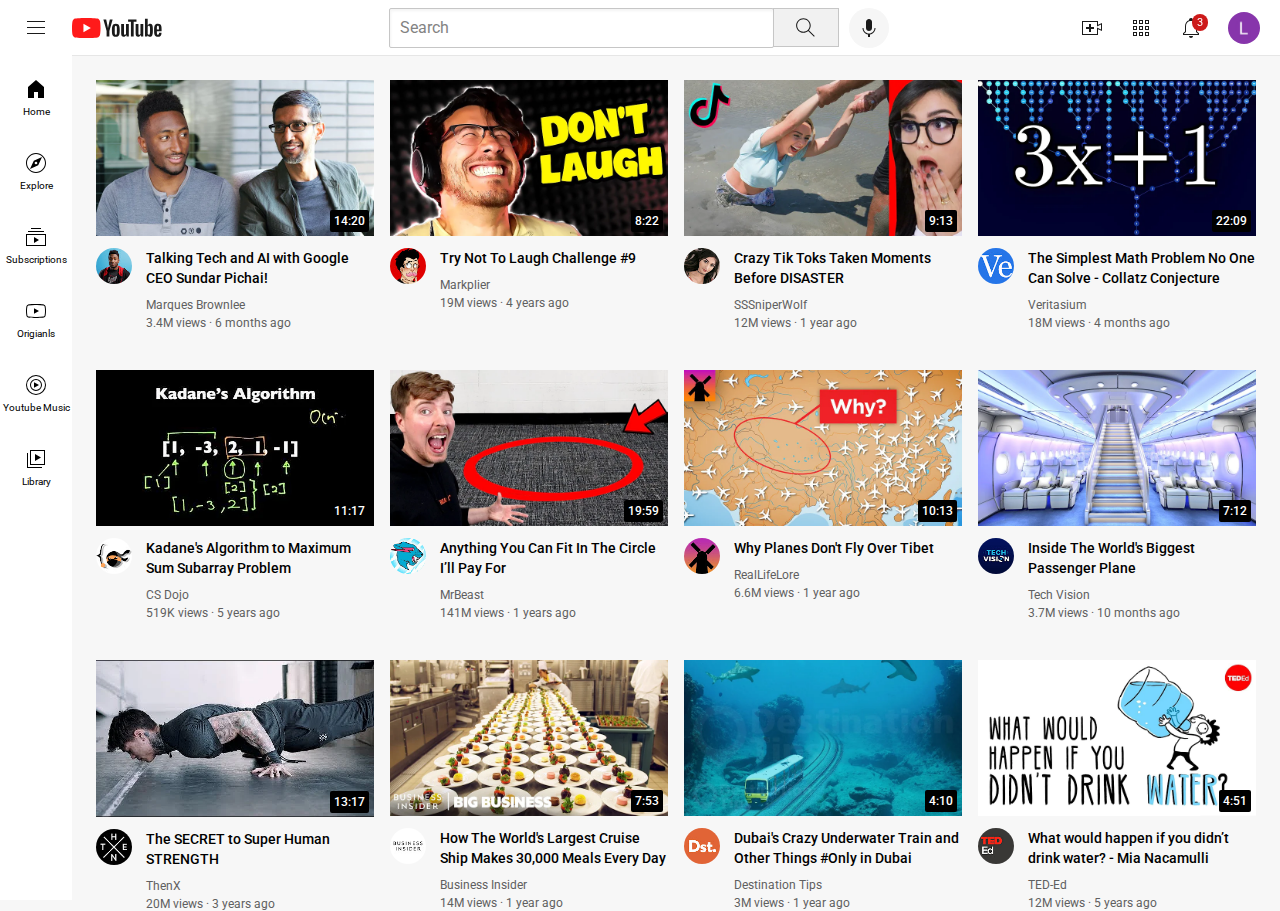
<file: index.html>
<!DOCTYPE html>
<html lang="en">
<head>
  <meta charset="UTF-8">
  <meta name="viewport" content="width=device-width, initial-scale=1.0">
  <title>Youtube.com Clone</title>

  <link rel="preconnect" href="https://fonts.googleapis.com">
  <link rel="preconnect" href="https://fonts.gstatic.com" crossorigin>
  <link href="https://fonts.googleapis.com/css2?family=Roboto:ital,wght@0,300;0,400;0,500;0,700;0,900;1,100;1,300;1,400;1,500;1,700;1,900&display=swap" rel="stylesheet">

  <link rel="stylesheet" href="assets/styles/general.css">
  <link rel="stylesheet" href="assets/styles/header.css">
  <link rel="stylesheet" href="assets/styles/video.css">
  <link rel="stylesheet" href="assets/styles/sidebar.css">

</head>
<body>
  <header class="header">
    <div class="left-section">
      <img class="hamburger-menu" src="assets/icons/hamburger-menu.svg">

      <img class="youtube-logo" src="assets/icons/youtube-logo.svg" alt="">
    </div>

    <div class="middle-section">
      <input class="search-bar" type="text" placeholder="Search">

      <button class="search-button">
        <img class="search-icon" src="assets/icons/search.svg">
        <div class="tooltip">Search</div>
      </button>

      <button class="voice-search-button">
        <img class="voice-search-icon" src="assets/icons/voice-search-icon.svg">
        <div class="tooltip">Search with your voice</div>
      </button>
    </div>

    <div class="right-section">
      <div class="upload-icon-container">
        <img class="upload-icon" src="assets/icons/upload.svg">
        <div class="tooltip">Create</div>
      </div>

      <div class="youtube-apps-icon-container">
        <img class="youtube-apps-icon" src="assets/icons/youtube-apps.svg">
        <div class="tooltip">Youtube apps</div>
      </div>
      
      <div class="notifications-icon-container">
        <img class="notifications-icon" src="assets/icons/notifications.svg">
        <div class="notifications-count">3</div>
        <div class="tooltip">Notifications</div>
      </div>
      
      <img class="current-user-picture" src="assets/channel-pictures/my-channel.jpg">
    </div>
  </header> 

  <nav class="sidebar">
    <div class="sidebar-link">
      <img src="assets/icons/home.svg">
      <div>Home</div>
    </div>
    <div class="sidebar-link">
      <img src="assets/icons/explore.svg">
      <div>Explore</div>
    </div>
    <div class="sidebar-link">
      <img src="assets/icons/subscriptions.svg">
      <div>Subscriptions</div>
    </div>
    <div class="sidebar-link">
      <img src="assets/icons/originals.svg">
      <div>Origianls</div>
    </div>
    <div class="sidebar-link">
      <img src="assets/icons/youtube-music.svg">
      <div>Youtube Music</div>
    </div>
    <div class="sidebar-link">
      <img src="assets/icons/library.svg">
      <div>Library</div>
    </div>
  </nav>

  <main>
    <section class="video-grid">
      <div class="video-preview">
        <div class="thumbnail-row">
          <a href="https://www.youtube.com/watch?v=n2RNcPRtAiY">
            <img class="thumbnail" src="/assets/images/thumbnail-1.webp">
          </a>
          <div class="video-time">14:20</div>
        </div>
        <div class="video-info-grid">
          <div class="channel-picture">
            <img class="profile-picture" src="/assets/channel-pictures/channel-1.jpeg">
          </div>
          <div class="video-info">
            <p class="video-title">
              Talking Tech and AI with Google CEO Sundar Pichai!
            </p>
            <p class="video-author">
              Marques Brownlee
            </p>
            <p class="video-stats">
              3.4M views &#183 6 months ago
            </p>
          </div>
        </div>
      </div>
  
      <div class="video-preview">
        <div class="thumbnail-row">
          <a href="https://www.youtube.com/watch?v=mP0RAo9SKZk">
            <img class="thumbnail" src="/assets/images/thumbnail-2.webp">
          </a>
          <div class="video-time">8:22</div>
        </div>
        <div class="video-info-grid">
          <div class="channel-picture">
            <img class="profile-picture" src="/assets/channel-pictures/channel-2.jpeg">
          </div>
          <div class="video-info">
            <p class="video-title">
              Try Not To Laugh Challenge #9
            </p>
            <p class="video-author">
              Markplier
            </p>
            <p class="video-stats">
              19M views &#183 4 years ago
            </p>
          </div>
        </div>
      </div>
  
      <div class="video-preview">
        <div class="thumbnail-row">
          <a href="https://www.youtube.com/watch?v=FgjPQQeTh1w">
            <img class="thumbnail" src="/assets/images/thumbnail-3.webp">
          </a>
          
          <div class="video-time">9:13</div>
        </div>
        <div class="video-info-grid">
          <div class="channel-picture">
            <img class="profile-picture" src="/assets/channel-pictures/channel-3.jpeg">
          </div>
          <div class="video-info">
            <p class="video-title">
              Crazy Tik Toks Taken Moments Before DISASTER
            </p>
            <p class="video-author">
              SSSniperWolf
            </p>
            <p class="video-stats">
              12M views &#183 1 year ago
            </p>
          </div>
        </div>
      </div>
  
      <div class="video-preview">
        <div class="thumbnail-row">
          <a href="https://www.youtube.com/watch?v=094y1Z2wpJg">
            <img class="thumbnail" src="/assets/images/thumbnail-4.webp">
          </a>
          <div class="video-time">22:09</div>
        </div>
        <div class="video-info-grid">
          <div class="channel-picture">
            <img class="profile-picture" src="/assets/channel-pictures/channel-4.jpeg">
          </div>
          <div class="video-info">
            <p class="video-title">
              The Simplest Math Problem No One Can Solve - Collatz Conjecture
            </p>
            <p class="video-author">
              Veritasium
            </p>
            <p class="video-stats">
              18M views &#183 4 months ago
            </p>
          </div>
        </div>
      </div>
  
      <div class="video-preview">
        <div class="thumbnail-row">
          <a href="https://www.youtube.com/watch?v=86CQq3pKSUw">
            <img class="thumbnail" src="/assets/images/thumbnail-5.webp">
          </a>
          <div class="video-time">11:17</div>
        </div>
        <div class="video-info-grid">
          <div class="channel-picture">
            <img class="profile-picture" src="/assets/channel-pictures/channel-5.jpeg">
          </div>
          <div class="video-info">
            <p class="video-title">
              Kadane's Algorithm to Maximum Sum Subarray Problem
            </p>
            <p class="video-author">
              CS Dojo
            </p>
            <p class="video-stats">
              519K views &#183 5 years ago
            </p>
          </div>
        </div>
      </div>
  
      <div class="video-preview">
      <div class="thumbnail-row">
        <a href="https://www.youtube.com/watch?v=yXWw0_UfSFg">
          <img class="thumbnail" src="/assets/images/thumbnail-6.webp">
        </a>
        <div class="video-time">19:59</div>
      </div>
      <div class="video-info-grid">
        <div class="channel-picture">
          <img class="profile-picture" src="/assets/channel-pictures/channel-6.jpeg">
        </div>
        <div class="video-info">
          <p class="video-title">
            Anything You Can Fit In The Circle I’ll Pay For
          </p>
          <p class="video-author">
            MrBeast
          </p>
          <p class="video-stats">
            141M views &#183 1 years ago
          </p>
        </div>
      </div>
      </div>
  
      <div class="video-preview">
        <div class="thumbnail-row">
          <a href="https://www.youtube.com/watch?v=fNVa1qMbF9Y">
            <img class="thumbnail" src="/assets/images/thumbnail-7.webp">
          </a>
          
          <div class="video-time">10:13</div>
        </div>
        <div class="video-info-grid">
          <div class="channel-picture">
            <img class="profile-picture" src="/assets/channel-pictures/channel-7.jpeg">
          </div>
          <div class="video-info">
            <p class="video-title">
              Why Planes Don't Fly Over Tibet
            </p>
            <p class="video-author">
              RealLifeLore
            </p>
            <p class="video-stats">
              6.6M views &#183 1 year ago
            </p>
          </div>
        </div>
      </div>
  
      <div class="video-preview">
        <div class="thumbnail-row">
          <a href="https://www.youtube.com/watch?v=lFm4EM1juls">
            <img class="thumbnail" src="/assets/images/thumbnail-8.webp">
          </a>
          <div class="video-time">7:12</div>
        </div>
        <div class="video-info-grid">
          <div class="channel-picture">
            <img class="profile-picture" src="/assets/channel-pictures/channel-8.jpeg">
          </div>
          <div class="video-info">
            <p class="video-title">
              Inside The World's Biggest Passenger Plane
            </p>
            <p class="video-author">
              Tech Vision
            </p>
            <p class="video-stats">
              3.7M views &#183 10 months ago
            </p>
          </div>
        </div>
      </div>
  
      <div class="video-preview">
        <div class="thumbnail-row">
          <a href="https://www.youtube.com/watch?v=ixmxOlcrlUc">
            <img class="thumbnail" src="/assets/images/thumbnail-9.webp">
          </a>
          <div class="video-time">13:17</div>
        </div>
        <div class="video-info-grid">
          <div class="channel-picture">
            <img class="profile-picture" src="/assets/channel-pictures/channel-9.jpeg">
          </div>
          <div class="video-info">
            <p class="video-title">
              The SECRET to Super Human STRENGTH
            </p>
            <p class="video-author">
              ThenX
            </p>
            <p class="video-stats">
              20M views &#183 3 years ago
            </p>
          </div>
        </div>
      </div>
  
      <div class="video-preview">
        <div class="thumbnail-row">
          <a href="https://www.youtube.com/watch?v=R2vXbFp5C9o">
            <img class="thumbnail" src="/assets/images/thumbnail-10.webp">
          </a>
          <div class="video-time">7:53</div>
        </div>
        <div class="video-info-grid">
          <div class="channel-picture">
            <img class="profile-picture" src="/assets/channel-pictures/channel-10.jpeg">
          </div>
          <div class="video-info">
            <p class="video-title">
              How The World's Largest Cruise Ship Makes 30,000 Meals Every Day
            </p>
            <p class="video-author">
              Business Insider
            </p>
            <p class="video-stats">
              14M views &#183 1 year ago
            </p>
          </div>
        </div>
      </div>
  
      <div class="video-preview">
        <div class="thumbnail-row">
          <a href="https://www.youtube.com/watch?v=0nZuYyXET3s">
            <img class="thumbnail" src="/assets/images/thumbnail-11.webp">
          </a>
          <div class="video-time">4:10</div>
        </div>
        <div class="video-info-grid">
          <div class="channel-picture">
            <img class="profile-picture" src="/assets/channel-pictures/channel-11.jpeg">
          </div>
          <div class="video-info">
            <p class="video-title">
              Dubai's Crazy Underwater Train and Other Things #Only in Dubai
            </p>
            <p class="video-author">
              Destination Tips
            </p>
            <p class="video-stats">
              3M views &#183 1 year ago
            </p>
          </div>
        </div>
      </div>
  
      <div class="video-preview">
        <div class="thumbnail-row">
          <a href="https://www.youtube.com/watch?v=9iMGFqMmUFs">
            <img class="thumbnail" src="/assets/images/thumbnail-12.webp">
          </a>
          <div class="video-time">4:51</div>
        </div>
        <div class="video-info-grid">
          <div class="channel-picture">
            <img class="profile-picture" src="/assets/channel-pictures/channel-12.jpeg">
          </div>
          <div class="video-info">
            <p class="video-title">
              What would happen if you didn’t drink water? - Mia Nacamulli
            </p>
            <p class="video-author">
              TED-Ed
            </p>
            <p class="video-stats">
              12M views &#183 5 years ago
            </p>
          </div>
        </div>
      </div>
    </section>
  </main>
</body>
</html>
</file>
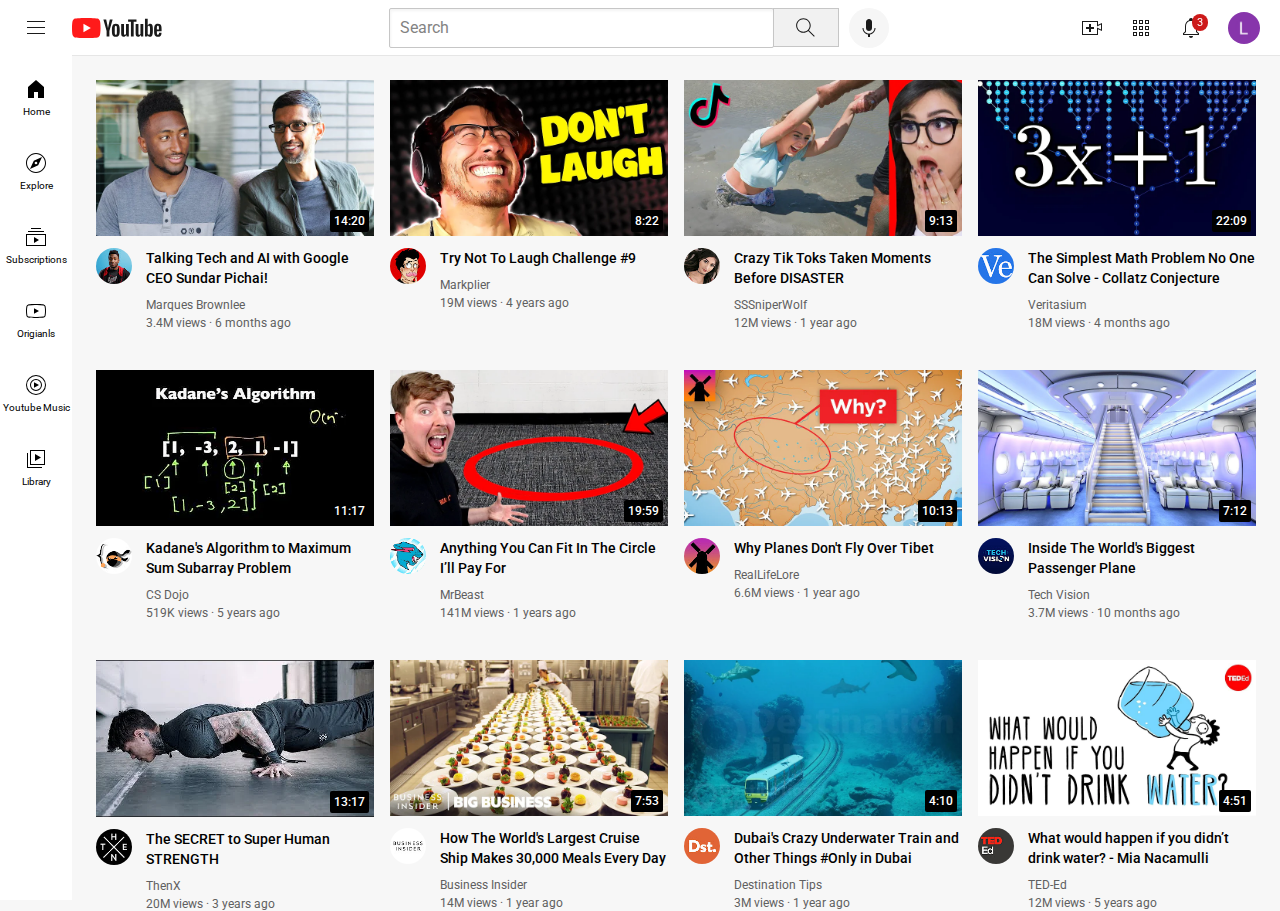
<file: youtube.html>
<!DOCTYPE html>
<html lang="en">
<head>
  <meta charset="UTF-8">
  <meta name="viewport" content="width=device-width, initial-scale=1.0">
  <title>Youtube.com Clone</title>

  <link rel="preconnect" href="https://fonts.googleapis.com">
  <link rel="preconnect" href="https://fonts.gstatic.com" crossorigin>
  <link href="https://fonts.googleapis.com/css2?family=Roboto:ital,wght@0,300;0,400;0,500;0,700;0,900;1,100;1,300;1,400;1,500;1,700;1,900&display=swap" rel="stylesheet">

  <link rel="stylesheet" href="assets/styles/general.css">
  <link rel="stylesheet" href="assets/styles/header.css">
  <link rel="stylesheet" href="assets/styles/video.css">
  <link rel="stylesheet" href="assets/styles/sidebar.css">

</head>
<body>
  <div class="header">
    <div class="left-section">
      <img class="hamburger-menu" src="assets/icons/hamburger-menu.svg">

      <img class="youtube-logo" src="assets/icons/youtube-logo.svg" alt="">
    </div>

    <div class="middle-section">
      <input class="search-bar" type="text" placeholder="Search">

      <button class="search-button">
        <img class="search-icon" src="assets/icons/search.svg">
        <div class="tooltip">Search</div>
      </button>

      <button class="voice-search-button">
        <img class="voice-search-icon" src="assets/icons/voice-search-icon.svg">
        <div class="tooltip">Search with your voice</div>
      </button>
    </div>

    <div class="right-section">
      <div class="upload-icon-container">
        <img class="upload-icon" src="assets/icons/upload.svg">
        <div class="tooltip">Create</div>
      </div>

      <div class="youtube-apps-icon-container">
        <img class="youtube-apps-icon" src="assets/icons/youtube-apps.svg">
        <div class="tooltip">Youtube apps</div>
      </div>
      
      <div class="notifications-icon-container">
        <img class="notifications-icon" src="assets/icons/notifications.svg">
        <div class="notifications-count">3</div>
        <div class="tooltip">Notifications</div>
      </div>
      
      <img class="current-user-picture" src="assets/channel-pictures/my-channel.jpg">
    </div>
  </div> 

  <div class="sidebar">
    <div class="sidebar-link">
      <img src="assets/icons/home.svg">
      <div>Home</div>
    </div>
    <div class="sidebar-link">
      <img src="assets/icons/explore.svg">
      <div>Explore</div>
    </div>
    <div class="sidebar-link">
      <img src="assets/icons/subscriptions.svg">
      <div>Subscriptions</div>
    </div>
    <div class="sidebar-link">
      <img src="assets/icons/originals.svg">
      <div>Origianls</div>
    </div>
    <div class="sidebar-link">
      <img src="assets/icons/youtube-music.svg">
      <div>Youtube Music</div>
    </div>
    <div class="sidebar-link">
      <img src="assets/icons/library.svg">
      <div>Library</div>
    </div>
  </div>

  <div class="video-grid">
    <div class="video-preview">
      <div class="thumbnail-row">
        <img class="thumbnail" src="/assets/images/thumbnail-1.webp">
        <div class="video-time">14:20</div>
      </div>
      <div class="video-info-grid">
        <div class="channel-picture">
          <img class="profile-picture" src="/assets/channel-pictures/channel-1.jpeg">
        </div>
        <div class="video-info">
          <p class="video-title">
            Talking Tech and AI with Google CEO Sundar Pichai!
          </p>
          <p class="video-author">
            Marques Brownlee
          </p>
          <p class="video-stats">
            3.4M views &#183 6 months ago
          </p>
        </div>
      </div>
    </div>

    <div class="video-preview">
      <div class="thumbnail-row">
        <img class="thumbnail" src="/assets/images/thumbnail-2.webp">
        <div class="video-time">8:22</div>
      </div>
      <div class="video-info-grid">
        <div class="channel-picture">
          <img class="profile-picture" src="/assets/channel-pictures/channel-2.jpeg">
        </div>
        <div class="video-info">
          <p class="video-title">
            Try Not To Laugh Challenge #9
          </p>
          <p class="video-author">
            Markplier
          </p>
          <p class="video-stats">
            19M views &#183 4 years ago
          </p>
        </div>
      </div>
    </div>

    <div class="video-preview">
      <div class="thumbnail-row">
        <img class="thumbnail" src="/assets/images/thumbnail-3.webp">
        <div class="video-time">9:13</div>
      </div>
      <div class="video-info-grid">
        <div class="channel-picture">
          <img class="profile-picture" src="/assets/channel-pictures/channel-3.jpeg">
        </div>
        <div class="video-info">
          <p class="video-title">
            Crazy Tik Toks Taken Moments Before DISASTER
          </p>
          <p class="video-author">
            SSSniperWolf
          </p>
          <p class="video-stats">
            12M views &#183 1 year ago
          </p>
        </div>
      </div>
    </div>

    <div class="video-preview">
      <div class="thumbnail-row">
        <img class="thumbnail" src="/assets/images/thumbnail-4.webp">
        <div class="video-time">22:09</div>
      </div>
      <div class="video-info-grid">
        <div class="channel-picture">
          <img class="profile-picture" src="/assets/channel-pictures/channel-4.jpeg">
        </div>
        <div class="video-info">
          <p class="video-title">
            The Simplest Math Problem No One Can Solve - Collatz Conjecture
          </p>
          <p class="video-author">
            Veritasium
          </p>
          <p class="video-stats">
            18M views &#183 4 months ago
          </p>
        </div>
      </div>
    </div>

  <div class="video-preview">
      <div class="thumbnail-row">
        <img class="thumbnail" src="/assets/images/thumbnail-5.webp">
        <div class="video-time">11:17</div>
      </div>
      <div class="video-info-grid">
        <div class="channel-picture">
          <img class="profile-picture" src="/assets/channel-pictures/channel-5.jpeg">
        </div>
        <div class="video-info">
          <p class="video-title">
            Kadane's Algorithm to Maximum Sum Subarray Problem
          </p>
          <p class="video-author">
            CS Dojo
          </p>
          <p class="video-stats">
            519K views &#183 5 years ago
          </p>
        </div>
      </div>
    </div>

    <div class="video-preview">
    <div class="thumbnail-row">
      <img class="thumbnail" src="/assets/images/thumbnail-6.webp">
      <div class="video-time">19:59</div>
    </div>
    <div class="video-info-grid">
      <div class="channel-picture">
        <img class="profile-picture" src="/assets/channel-pictures/channel-6.jpeg">
      </div>
      <div class="video-info">
        <p class="video-title">
          Anything You Can Fit In The Circle I’ll Pay For
        </p>
        <p class="video-author">
          MrBeast
        </p>
        <p class="video-stats">
          141M views &#183 1 years ago
        </p>
      </div>
    </div>
  </div>

  <div class="video-preview">
    <div class="thumbnail-row">
      <img class="thumbnail" src="/assets/images/thumbnail-7.webp">
      <div class="video-time">10:13</div>
    </div>
    <div class="video-info-grid">
      <div class="channel-picture">
        <img class="profile-picture" src="/assets/channel-pictures/channel-7.jpeg">
      </div>
      <div class="video-info">
        <p class="video-title">
          Why Planes Don't Fly Over Tibet
        </p>
        <p class="video-author">
          RealLifeLore
        </p>
        <p class="video-stats">
          6.6M views &#183 1 year ago
        </p>
      </div>
    </div>
  </div>

  <div class="video-preview">
    <div class="thumbnail-row">
      <img class="thumbnail" src="/assets/images/thumbnail-8.webp">
      <div class="video-time">7:12</div>
    </div>
    <div class="video-info-grid">
      <div class="channel-picture">
        <img class="profile-picture" src="/assets/channel-pictures/channel-8.jpeg">
      </div>
      <div class="video-info">
        <p class="video-title">
          Inside The World's Biggest Passenger Plane
        </p>
        <p class="video-author">
          Tech Vision
        </p>
        <p class="video-stats">
          3.7M views &#183 10 months ago
        </p>
      </div>
    </div>
  </div>

  <div class="video-preview">
    <div class="thumbnail-row">
      <img class="thumbnail" src="/assets/images/thumbnail-9.webp">
      <div class="video-time">13:17</div>
    </div>
    <div class="video-info-grid">
      <div class="channel-picture">
        <img class="profile-picture" src="/assets/channel-pictures/channel-9.jpeg">
      </div>
      <div class="video-info">
        <p class="video-title">
          The SECRET to Super Human STRENGTH
        </p>
        <p class="video-author">
          ThenX
        </p>
        <p class="video-stats">
          20M views &#183 3 years ago
        </p>
      </div>
    </div>
  </div>

  <div class="video-preview">
    <div class="thumbnail-row">
      <img class="thumbnail" src="/assets/images/thumbnail-10.webp">
      <div class="video-time">7:53</div>
    </div>
    <div class="video-info-grid">
      <div class="channel-picture">
        <img class="profile-picture" src="/assets/channel-pictures/channel-10.jpeg">
      </div>
      <div class="video-info">
        <p class="video-title">
          How The World's Largest Cruise Ship Makes 30,000 Meals Every Day
        </p>
        <p class="video-author">
          Business Insider
        </p>
        <p class="video-stats">
          14M views &#183 1 year ago
        </p>
      </div>
    </div>
  </div>

  <div class="video-preview">
    <div class="thumbnail-row">
      <img class="thumbnail" src="/assets/images/thumbnail-11.webp">
      <div class="video-time">4:10</div>
    </div>
    <div class="video-info-grid">
      <div class="channel-picture">
        <img class="profile-picture" src="/assets/channel-pictures/channel-11.jpeg">
      </div>
      <div class="video-info">
        <p class="video-title">
          Dubai's Crazy Underwater Train and Other Things #Only in Dubai
        </p>
        <p class="video-author">
          Destination Tips
        </p>
        <p class="video-stats">
          3M views &#183 1 year ago
        </p>
      </div>
    </div>
  </div>

  <div class="video-preview">
    <div class="thumbnail-row">
      <img class="thumbnail" src="/assets/images/thumbnail-12.webp">
      <div class="video-time">4:51</div>
    </div>
    <div class="video-info-grid">
      <div class="channel-picture">
        <img class="profile-picture" src="/assets/channel-pictures/channel-12.jpeg">
      </div>
      <div class="video-info">
        <p class="video-title">
          What would happen if you didn’t drink water? - Mia Nacamulli
        </p>
        <p class="video-author">
          TED-Ed
        </p>
        <p class="video-stats">
          12M views &#183 5 years ago
        </p>
      </div>
    </div>
  </div>
</div>
</body>
</html>
</file>
<file: assets/styles/general.css>
p {
  font-family: Roboto, Arial;
  margin-top: 0;
  margin-bottom: 0;
}

body {
  margin: 0;
  padding-top: 80px;
  padding-left: 96px;
  padding-right: 24px;
  background-color: rgb(247, 247, 247);
}
</file>
<file: assets/styles/header.css>
.header {
  height: 55px;

  display: flex;
  flex-direction: row;
  justify-content: space-between;
  
  position: fixed;
  top: 0;
  left: 0;
  right: 0;
  z-index: 100;

  background-color: white;
  opacity: 0.9;
  border-bottom: 1px solid rgb(228, 228, 228);
}

.left-section {
  display: flex;
  align-items: center;
}

.hamburger-menu {
 height: 24px;
 margin-left: 24px;
 margin-right: 24px;
 cursor: pointer;
}

.youtube-logo {
  height: 20px;
  cursor: pointer;
}

.middle-section {
  flex: 1;
  margin-left: 70px;
  margin-right: 35px;
  max-width: 500px;
  display: flex;
  align-items: center;
}

.search-bar {
  flex: 1;
  height: 36px;
  padding-left: 10px;
  font-size: 16px;
  border: 1px solid rgb(192, 192, 192);
  border-radius: 2px;
  box-shadow: inset 1px 2px 3px rgba(0,0, 0, 0.05);
  width: 0;
}

.search-bar::placeholder {
  font-family: Roboto, Arial;
  font-size: 16px;
}

.search-button {
  height: 39.5px;
  width: 66px;
  background-color: rgb(240, 240, 240);
  border: 1px solid rgb(192, 192, 192);
  margin-left: -1px;
  margin-right: 10px;
}

.search-button, 
.voice-search-button,
.upload-icon-container,
.youtube-apps-icon-container,
.notifications-icon-container {
  display: flex;
  justify-content: center;
  align-items: center;
  position: relative;
  cursor: pointer;
}

.search-button .tooltip,
.voice-search-button .tooltip,
.upload-icon-container .tooltip,
.youtube-apps-icon-container .tooltip,
.notifications-icon-container .tooltip{
  font-family: Roboto, Arial;
  position: absolute;
  background-color: rgba(96, 96, 96, 0.9);
  color: white;
  padding: 8px;
  border-radius: 2px;
  font-size: 12px;
  bottom: -50px;
  opacity: 0;
  transition: opacity 0.15s;
  pointer-events: none;
  white-space: nowrap;
}

.search-button:hover .tooltip,
.voice-search-button:hover .tooltip,
.upload-icon-container:hover .tooltip,
.youtube-apps-icon-container:hover .tooltip,
.notifications-icon-container:hover .tooltip {
  opacity: 1;
}

.search-icon {
  height: 25px;
}

.voice-search-button {
  height: 40px;
  width: 40px;
  border-radius: 20px;
  border: none;
  background-color: rgb(245, 245, 245);
}

.voice-search-icon {
  height: 24px;
}

.right-section {
  width: 180px;
  margin-right: 20px;
  display: flex;
  align-items: center;
  justify-content: space-between;
  flex-shrink: 0;
}

.upload-icon {
  height: 24px;
}

.youtube-apps-icon {
  height: 24px;
}

.notifications-icon {
  height: 24px;
}

.notifications-icon-container {
  position: relative;
}

.notifications-count {
  position: absolute;
  top: -2px;
  right: -5px;
  background-color: rgb(200, 0, 0);
  color: white;
  font-family: Roboto, Arial;
  font-size: 11px;
  padding: 2px 5px 2px 5px;
  border-radius: 10px;
}

.current-user-picture {
  height: 32px;
  border-radius: 16px;
  cursor: pointer;
}
</file>
<file: assets/styles/video.css>
.thumbnail {
  width: 100%;
}

.video-title {
  margin-top: 0;
  font-size: 14px;
  font-weight: 500;
  line-height: 20px;
  margin-bottom: 10px;
}

.video-info-grid {
  display: grid;
  grid-template-columns: 50px 1fr;
}

.profile-picture {
  width: 36px;
  border-radius: 50px;
}

.thumbnail-row {
  margin-bottom: 8px;
  position: relative;
}

.video-author,
.video-stats {
  font-size: 12px;
  color: rgb(96, 96, 96);
}

.video-author {
  margin-bottom: 4px;
}

.video-grid {
  display: grid;
  grid-template-columns: 1fr 1fr 1fr;
  column-gap: 16px;
  row-gap: 40px;
}

@media (max-width: 870px) {
  .video-grid {
    grid-template-columns: 1fr 1fr;
  }
}

@media (min-width: 871px) and (max-width: 1124px) {
  .video-grid {
    grid-template-columns: 1fr 1fr 1fr;
  }
}

@media (min-width: 1125px) {
  .video-grid {
    grid-template-columns: 1fr 1fr 1fr 1fr;
  }
}

.video-time {
  font-family: Roboto, Arial;
  font-size: 12px;
  font-weight: 500;
  padding: 4px;
  border-radius: 2px;
  background-color: black;
  color: white;
  position: absolute;
  bottom: 8px;
  right: 5px;
}
</file>
<file: assets/styles/sidebar.css>
.sidebar {
  position: fixed;
  left: 0;
  bottom: 0;
  top: 55px;
  background-color: white;
  width: 72px;
  z-index: 200;
  padding-top: 5px;
}

.sidebar-link {
  height: 74px;
  display: flex;
  justify-content: center;
  align-items: center;
  flex-direction: column;
  cursor: pointer;
}

.sidebar-link:hover {
  background-color: rgb(235, 235, 235);
}

.sidebar-link img {
  height: 24px;
  margin-bottom: 5px;
}

.sidebar-link div {
  font-family: Roboto, Arial;
  font-size: 10px;
}
</file>
